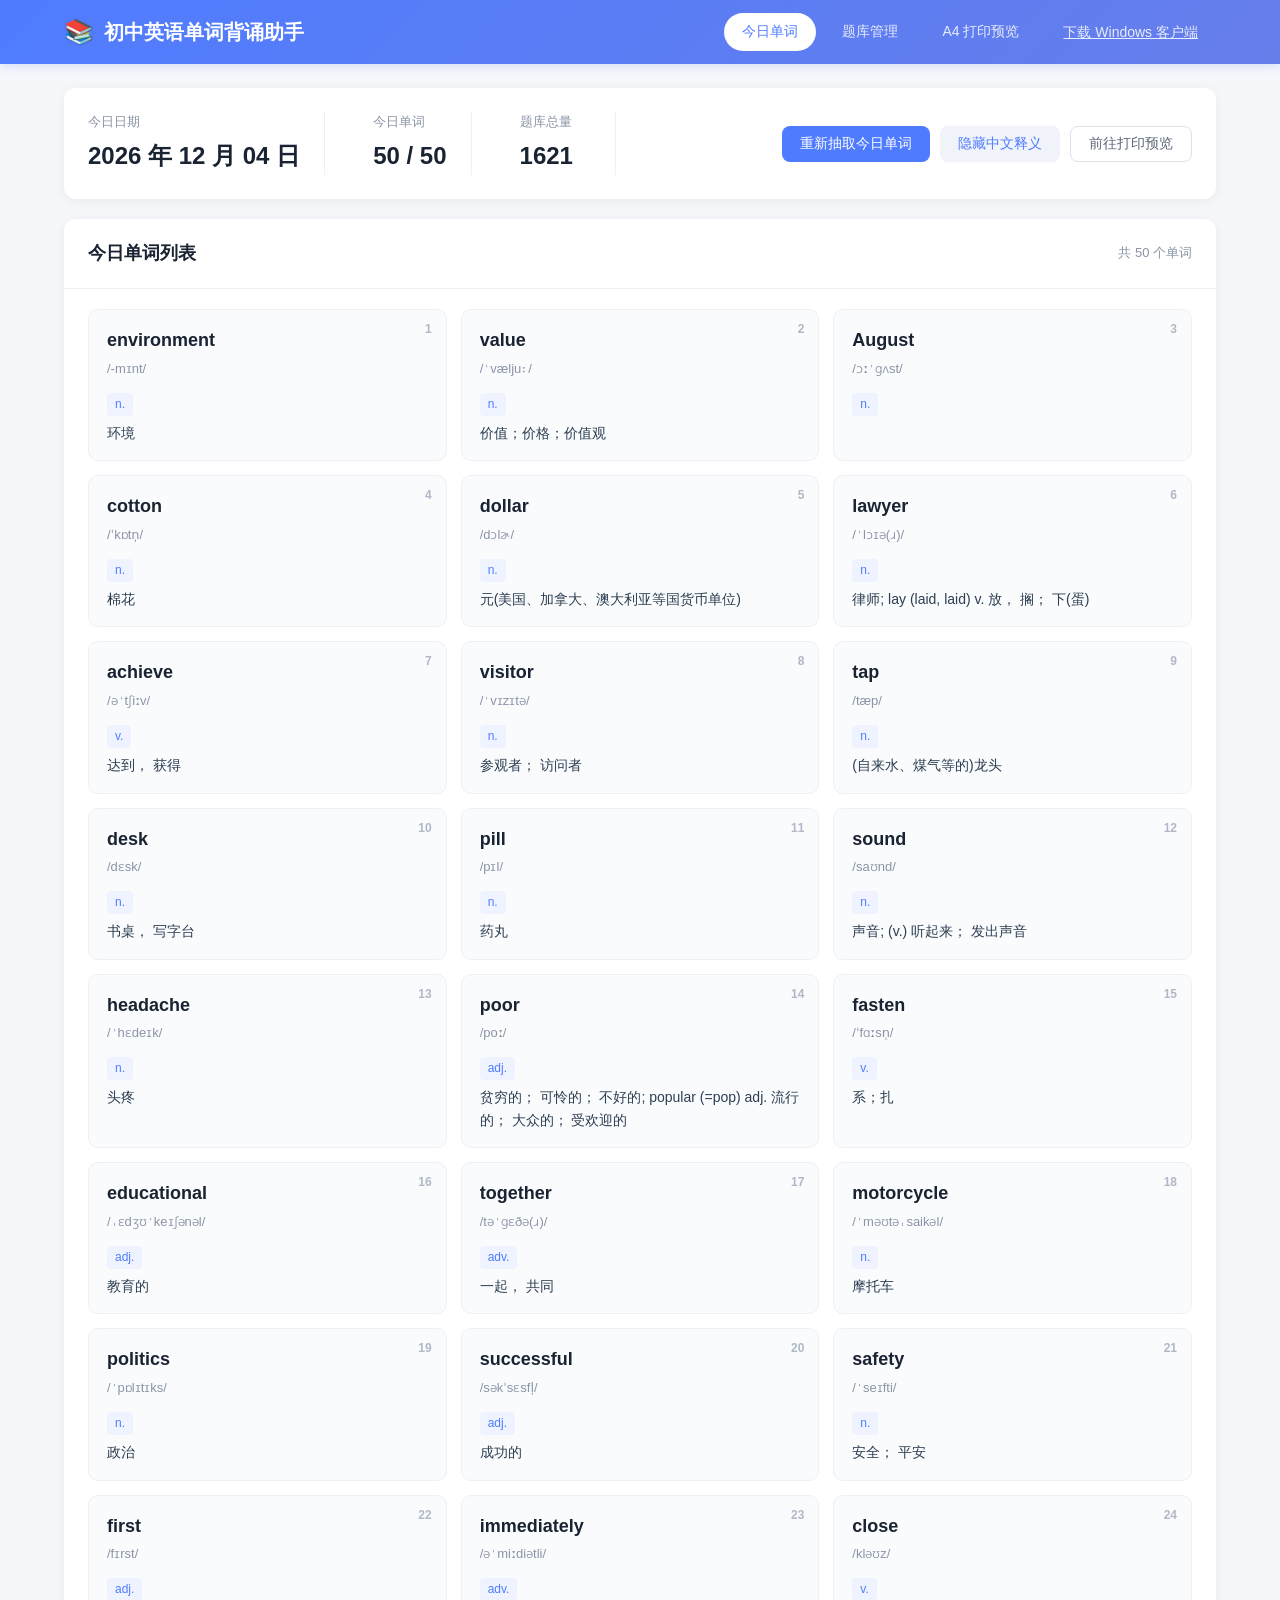
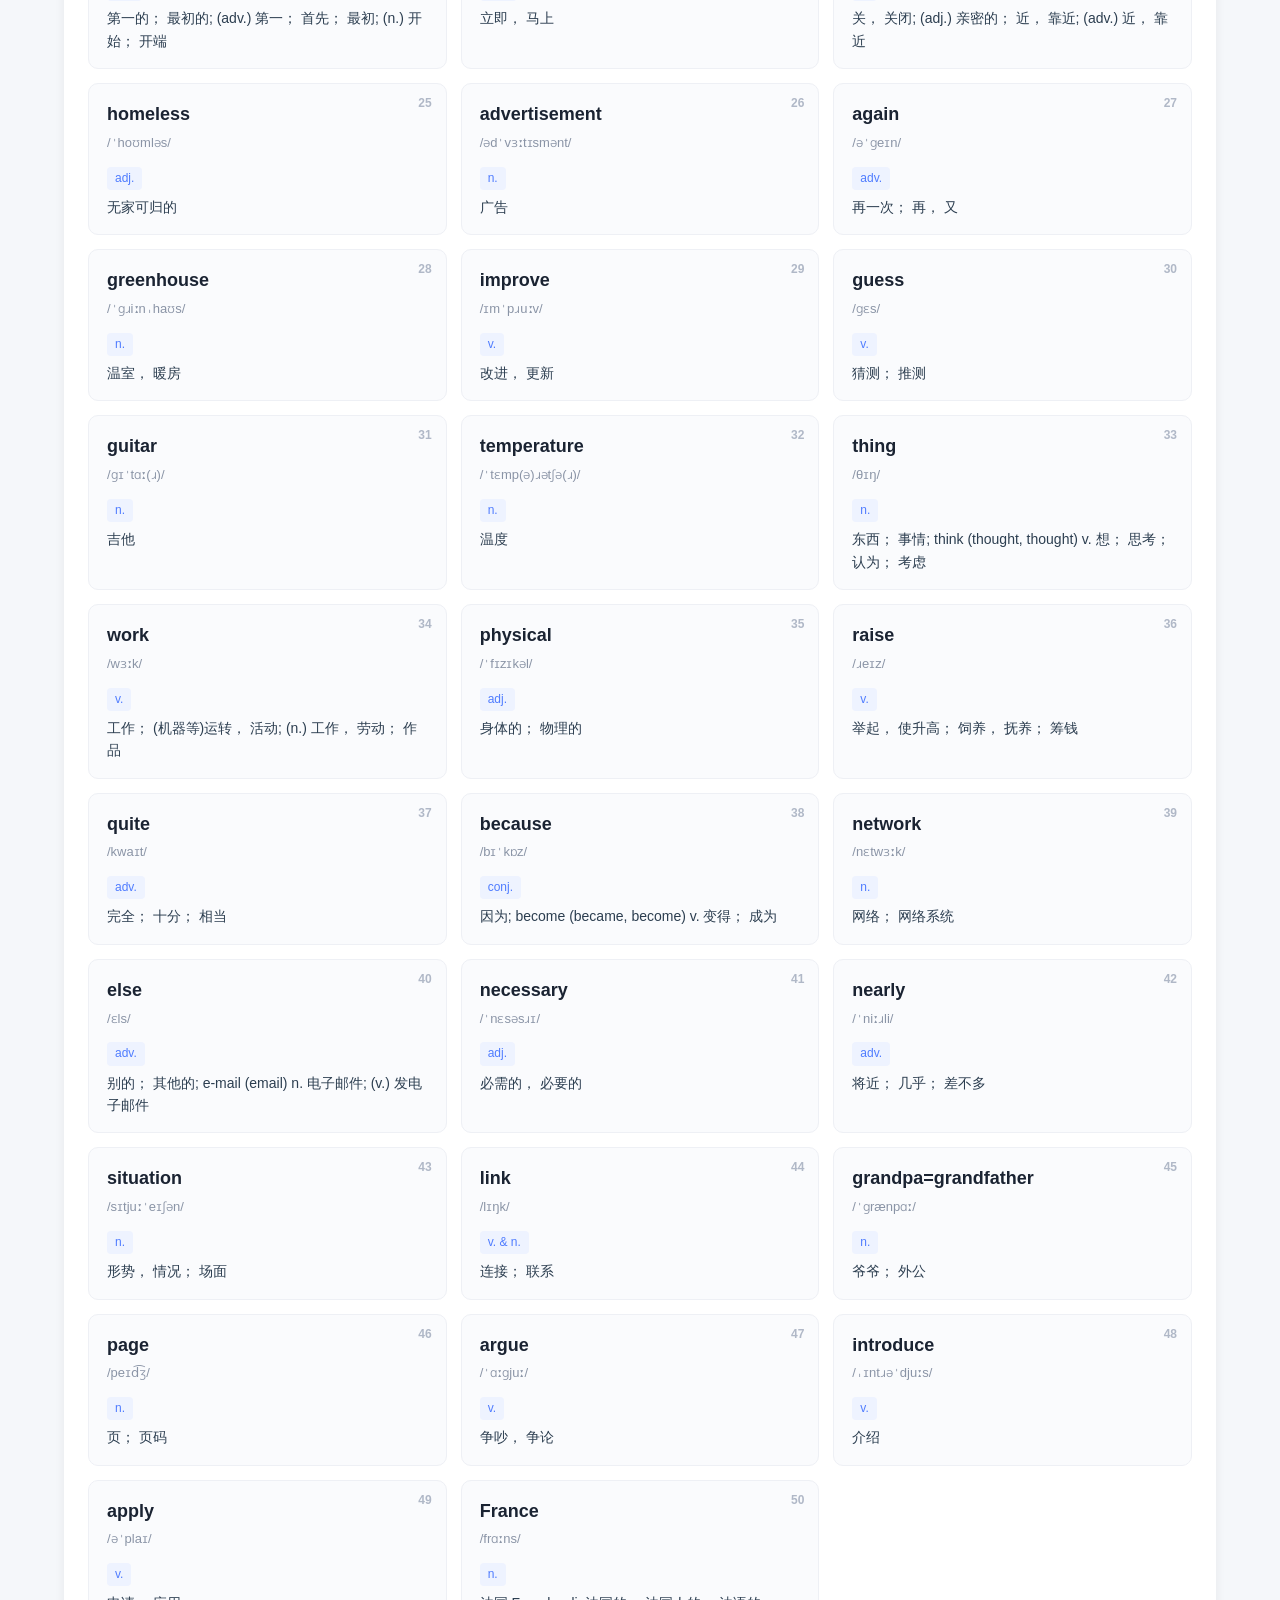
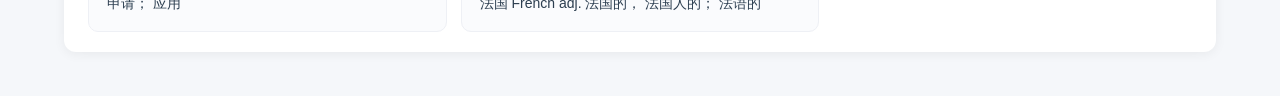
<file: index.html>
<!DOCTYPE html>
<html lang="zh-CN">
<head>
  <meta charset="UTF-8" />
  <meta name="viewport" content="width=device-width, initial-scale=1.0" />
  <meta name="creative-medium" content="interactive-prototype" />
  <title>初中英语单词背诵助手</title>
  <link rel="icon" href="icon.png" type="image/png">
  <link rel="stylesheet" href="css/style.css" />
</head>
<body>
  <!-- 顶部导航 -->
  <header class="app-header no-print">
    <div class="header-inner">
      <h1 class="app-title">
        <span class="title-icon">📚</span>
        初中英语单词背诵助手
      </h1>
      <nav class="app-nav">
        <button class="nav-btn active" data-view="home">今日单词</button>
        <button class="nav-btn" data-view="manage">题库管理</button>
        <button class="nav-btn" data-view="print">A4 打印预览</button>
        <!-- 新增：下载Windows客户端按钮 -->
        <a href="setup.exe" class="nav-btn download-client-btn" download>下载 Windows 客户端</a>
      </nav>
    </div>
  </header>


  <!-- 主页面：今日单词 -->
  <main class="view view-home active" id="view-home">
    <div class="container">
      <section class="card stats-card">
        <div class="stats-item">
          <span class="stats-label">今日日期</span>
          <span class="stats-value" id="todayDate">—</span>
        </div>
        <div class="stats-item">
          <span class="stats-label">今日单词</span>
          <span class="stats-value" id="todayCount">0 / 50</span>
        </div>
        <div class="stats-item">
          <span class="stats-label">题库总量</span>
          <span class="stats-value" id="totalCount">0</span>
        </div>
        <div class="stats-actions">
          <button class="btn btn-primary" id="btnRefreshWords">重新抽取今日单词</button>
          <button class="btn btn-secondary" id="btnToggleMeaning">隐藏中文释义</button>
          <button class="btn btn-outline" id="btnGoPrint">前往打印预览</button>
        </div>
      </section>


      <section class="card">
        <div class="card-header">
          <h2>今日单词列表</h2>
          <span class="card-subtitle" id="wordListSubtitle">共 0 个单词</span>
        </div>
        <div class="word-grid" id="todayWordList">
          <!-- 单词卡片由 JS 渲染 -->
        </div>
      </section>
    </div>
  </main>


  <!-- 题库管理页 -->
  <main class="view view-manage" id="view-manage">
    <div class="container">
      <section class="card manage-toolbar">
        <div class="toolbar-left">
          <h2>题库管理</h2>
          <span class="card-subtitle">共 <span id="manageTotalCount">0</span> 个单词</span>
        </div>
        <div class="toolbar-right">
          <div class="search-box">
            <input type="text" id="searchInput" placeholder="搜索单词、中文释义..." />
          </div>
          <button class="btn btn-primary" id="btnAddWord">+ 添加单词</button>
          <button class="btn btn-secondary" id="btnResetWords">恢复默认题库</button>
        </div>
      </section>


      <section class="card">
        <div class="table-wrap">
          <table class="word-table">
            <thead>
              <tr>
                <th style="width:60px">序号</th>
                <th style="width:180px">单词</th>
                <th style="width:200px">音标</th>
                <th style="width:100px">词性</th>
                <th>中文释义</th>
                <th style="width:160px" class="no-print">操作</th>
              </tr>
            </thead>
            <tbody id="wordTableBody">
              <!-- 由 JS 渲染 -->
            </tbody>
          </table>
        </div>
        <div class="table-empty" id="tableEmpty" style="display:none">
          <p>暂无匹配的单词</p>
        </div>
      </section>
    </div>
  </main>


  <!-- A4 打印预览页 -->
  <main class="view view-print" id="view-print">
    <div class="print-controls no-print">
      <div class="container">
        <div class="print-toolbar">
          <button class="btn btn-primary" id="btnDoPrint">🖨️ 打印 / 另存为 PDF</button>
          <button class="btn btn-secondary" id="btnPrintToggle">显示/隐藏中文释义</button>
          <button class="btn btn-outline" id="btnPrintBack">← 返回首页</button>
        </div>
        <p class="print-tip">点击「打印」后，选择 A4 纸张、纵向、边距默认即可。操作按钮不会被打印。</p>
      </div>
    </div>


    <!-- A4 纸张预览 -->
    <div class="a4-page-wrap">
      <div class="a4-page" id="a4Page">
        <header class="a4-header">
          <div class="a4-title">每日单词默写练习</div>
          <div class="a4-date">日期：<span id="a4Date">—</span></div>
        </header>


        <div class="a4-body">
          <table class="a4-table" id="a4Table">
            <thead>
              <tr>
                <th style="width:6%">No.</th>
                <th style="width:28%">English</th>
                <th style="width:20%">Phonetic</th>
                <th style="width:8%">POS</th>
                <th>中文释义（默写区）</th>
              </tr>
            </thead>
            <tbody id="a4TableBody">
              <!-- 由 JS 渲染 50 行 -->
            </tbody>
          </table>
        </div>


        <footer class="a4-footer">
          <span>初中英语单词背诵助手</span>
          <span>第 1 页 / 共 1 页</span>
        </footer>
      </div>
    </div>
  </main>


  <!-- 添加/编辑单词弹窗 -->
  <div class="modal no-print" id="wordModal">
    <div class="modal-mask"></div>
    <div class="modal-dialog">
      <div class="modal-header">
        <h3 id="modalTitle">添加单词</h3>
        <button class="modal-close" id="modalClose">×</button>
      </div>
      <div class="modal-body">
        <form id="wordForm">
          <input type="hidden" id="wordId" />
          <div class="form-row">
            <label>单词 <span class="required">*</span></label>
            <input type="text" id="formWord" required placeholder="例如：apple" />
          </div>
          <div class="form-row">
            <label>音标</label>
            <input type="text" id="formPhonetic" placeholder="例如：/ˈæpl/" />
          </div>
          <div class="form-row">
            <label>词性</label>
            <input type="text" id="formPos" placeholder="例如：n. / v. / adj." />
          </div>
          <div class="form-row">
            <label>中文释义 <span class="required">*</span></label>
            <input type="text" id="formMeaning" required placeholder="例如：苹果" />
          </div>
        </form>
      </div>
      <div class="modal-footer">
        <button class="btn btn-outline" id="modalCancel">取消</button>
        <button class="btn btn-primary" id="modalSave">保存</button>
      </div>
    </div>
  </div>


  <!-- 确认弹窗 -->
  <div class="modal no-print" id="confirmModal">
    <div class="modal-mask"></div>
    <div class="modal-dialog modal-sm">
      <div class="modal-header">
        <h3 id="confirmTitle">确认操作</h3>
      </div>
      <div class="modal-body">
        <p id="confirmMessage">确定要执行此操作吗？</p>
      </div>
      <div class="modal-footer">
        <button class="btn btn-outline" id="confirmCancel">取消</button>
        <button class="btn btn-danger" id="confirmOk">确定</button>
      </div>
    </div>
  </div>


  <!-- Toast 提示 -->
  <div class="toast no-print" id="toast"></div>


  <script src="js/app.js"></script>
</body>
</html>
</file>
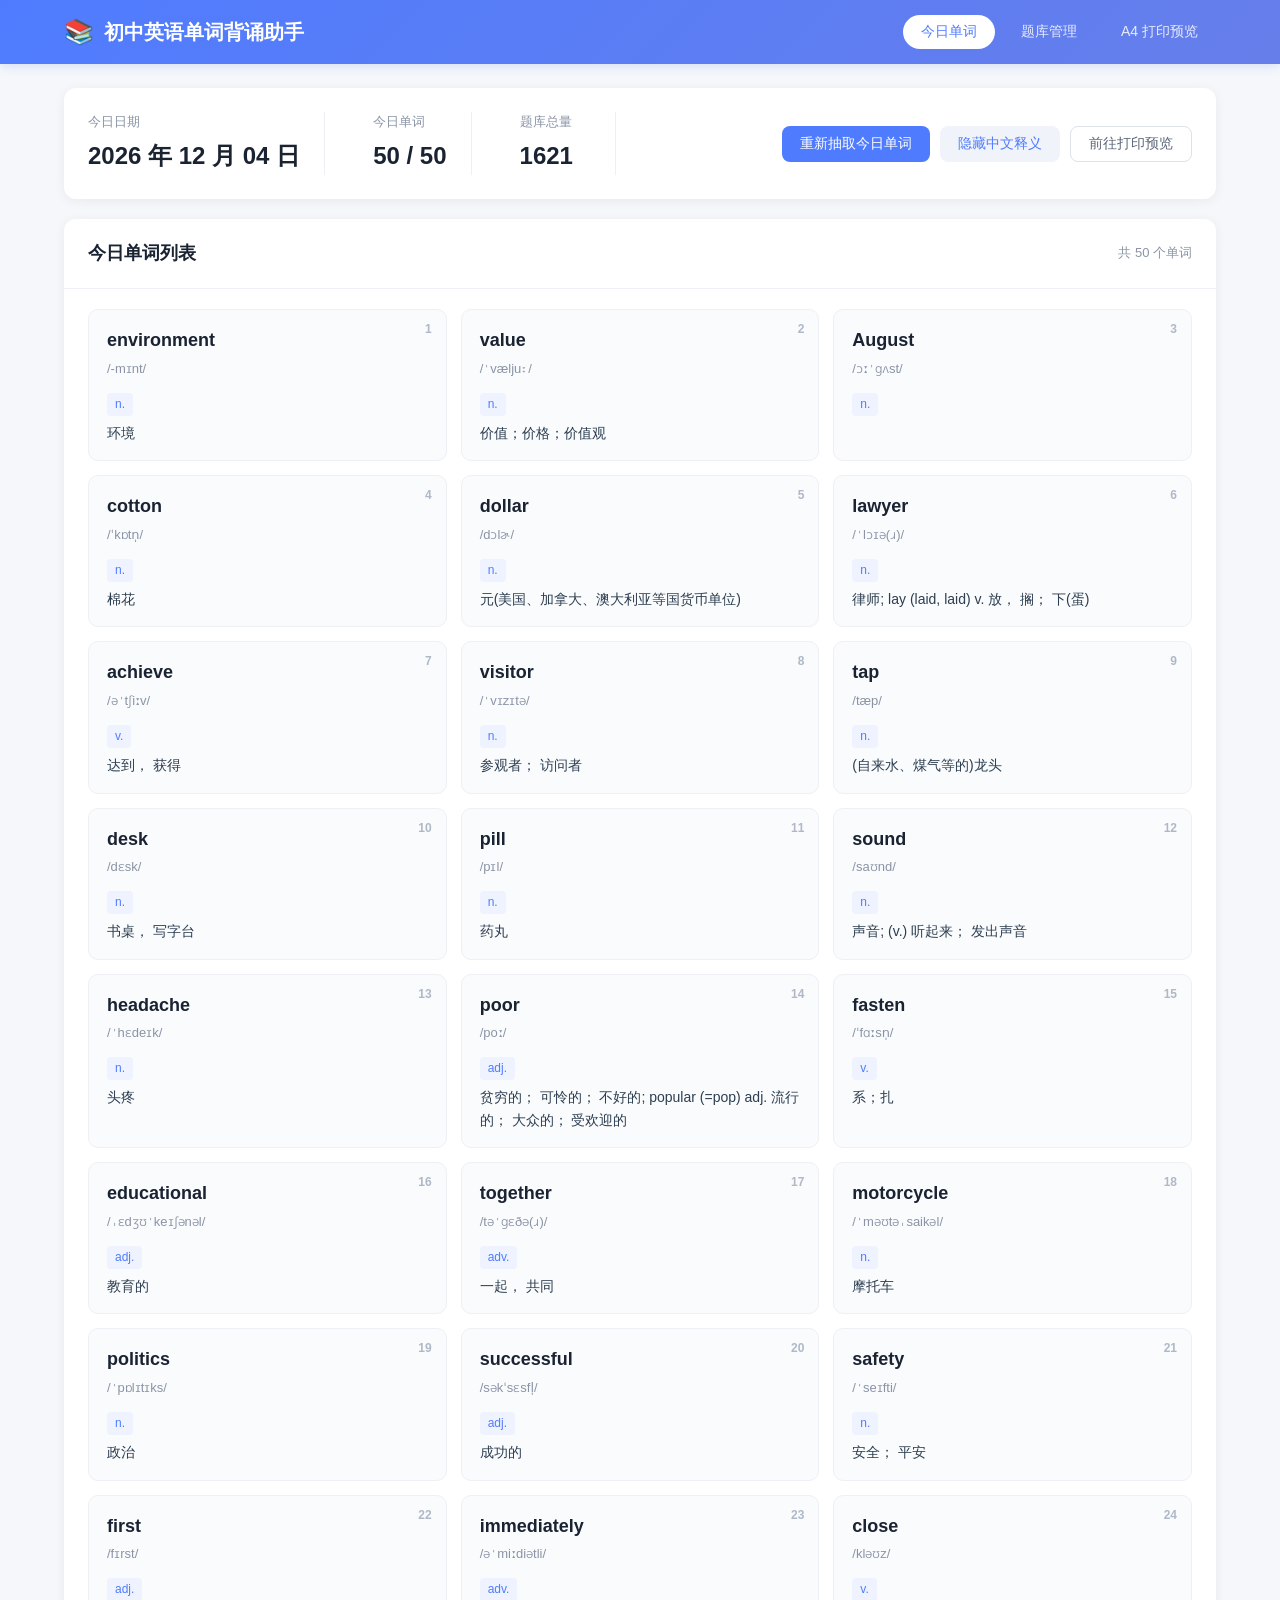
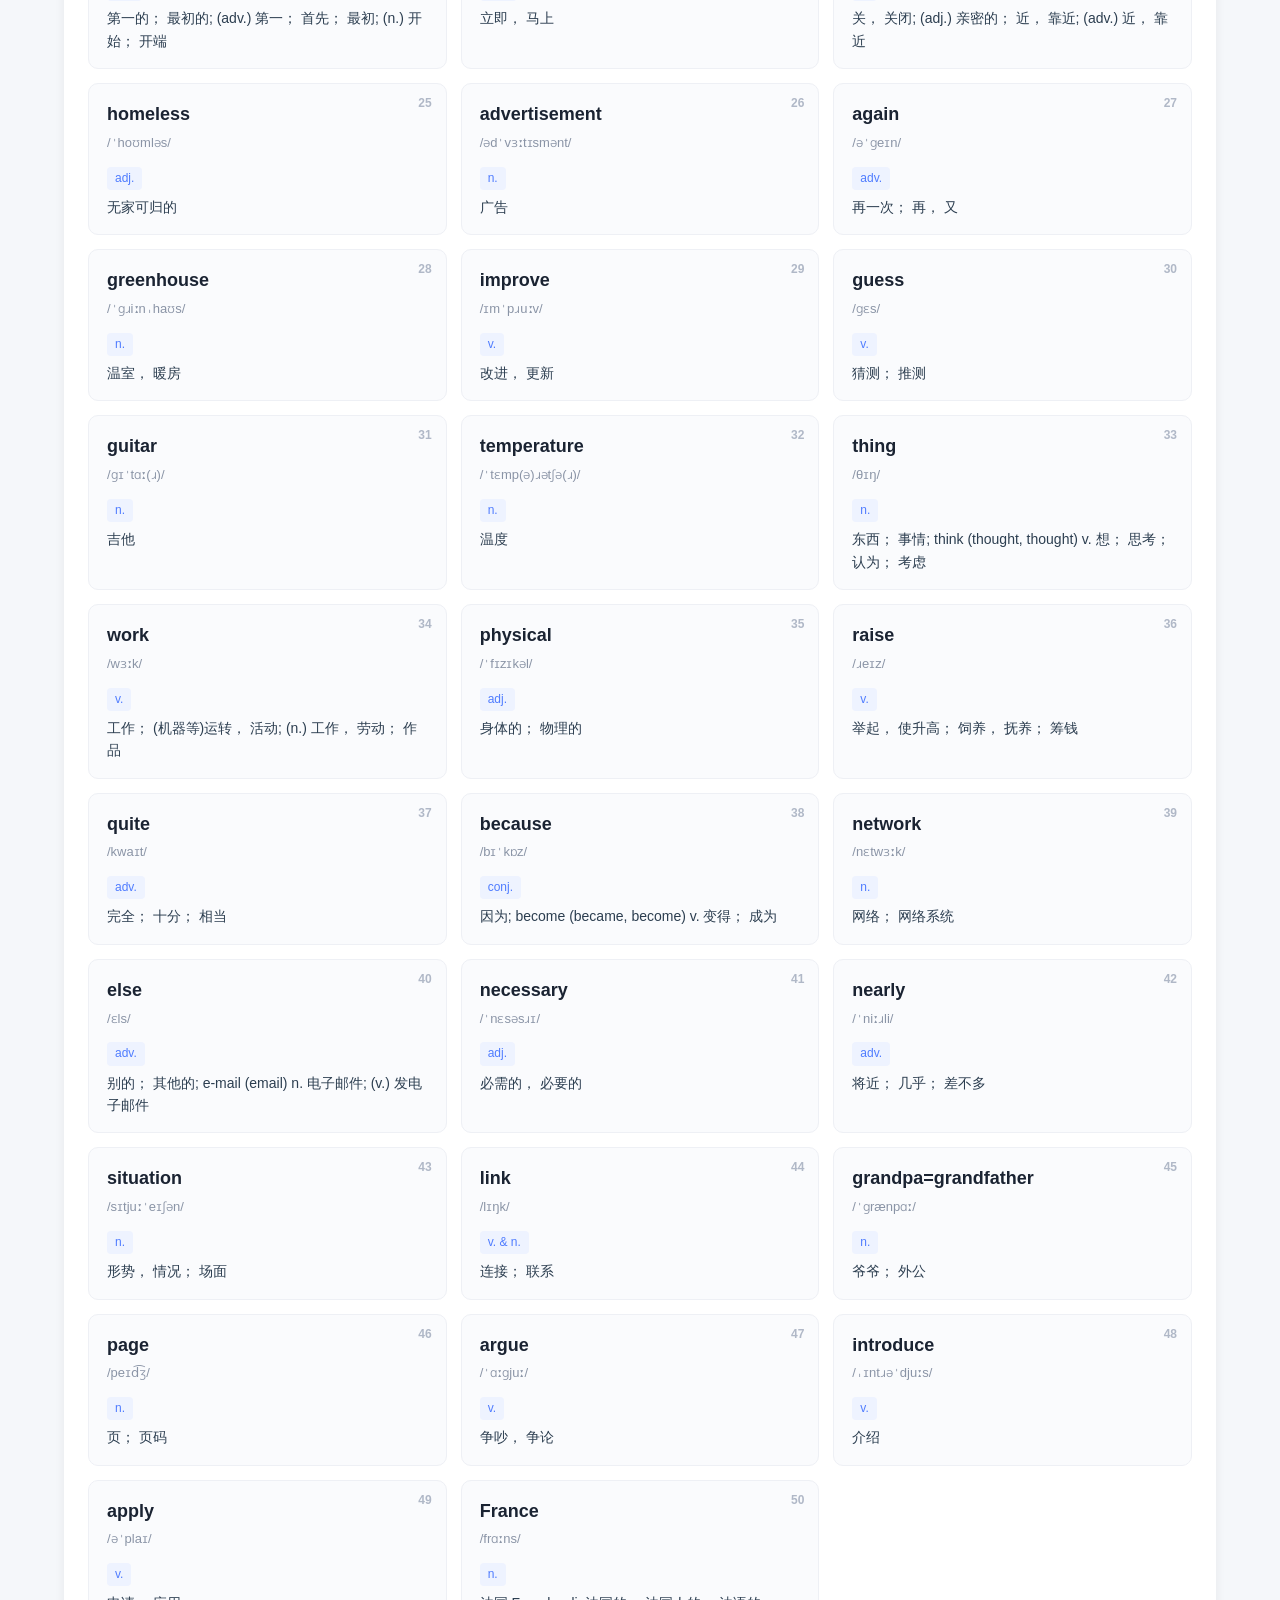
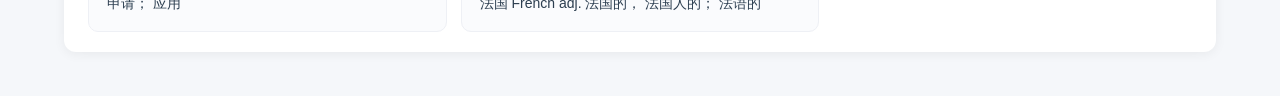
<file: pythonapps/apps/_internal/index.html>
<!DOCTYPE html>
<html lang="zh-CN">
<head>
  <meta charset="UTF-8" />
  <meta name="viewport" content="width=device-width, initial-scale=1.0" />
  <meta name="creative-medium" content="interactive-prototype" />
  <title>初中英语单词背诵助手</title>
  <link rel="stylesheet" href="css/style.css" />
</head>
<body>
  <!-- 顶部导航 -->
  <header class="app-header no-print">
    <div class="header-inner">
      <h1 class="app-title">
        <span class="title-icon">📚</span>
        初中英语单词背诵助手
      </h1>
      <nav class="app-nav">
        <button class="nav-btn active" data-view="home">今日单词</button>
        <button class="nav-btn" data-view="manage">题库管理</button>
        <button class="nav-btn" data-view="print">A4 打印预览</button>
      </nav>
    </div>
  </header>

  <!-- 主页面：今日单词 -->
  <main class="view view-home active" id="view-home">
    <div class="container">
      <section class="card stats-card">
        <div class="stats-item">
          <span class="stats-label">今日日期</span>
          <span class="stats-value" id="todayDate">—</span>
        </div>
        <div class="stats-item">
          <span class="stats-label">今日单词</span>
          <span class="stats-value" id="todayCount">0 / 50</span>
        </div>
        <div class="stats-item">
          <span class="stats-label">题库总量</span>
          <span class="stats-value" id="totalCount">0</span>
        </div>
        <div class="stats-actions">
          <button class="btn btn-primary" id="btnRefreshWords">重新抽取今日单词</button>
          <button class="btn btn-secondary" id="btnToggleMeaning">隐藏中文释义</button>
          <button class="btn btn-outline" id="btnGoPrint">前往打印预览</button>
        </div>
      </section>

      <section class="card">
        <div class="card-header">
          <h2>今日单词列表</h2>
          <span class="card-subtitle" id="wordListSubtitle">共 0 个单词</span>
        </div>
        <div class="word-grid" id="todayWordList">
          <!-- 单词卡片由 JS 渲染 -->
        </div>
      </section>
    </div>
  </main>

  <!-- 题库管理页 -->
  <main class="view view-manage" id="view-manage">
    <div class="container">
      <section class="card manage-toolbar">
        <div class="toolbar-left">
          <h2>题库管理</h2>
          <span class="card-subtitle">共 <span id="manageTotalCount">0</span> 个单词</span>
        </div>
        <div class="toolbar-right">
          <div class="search-box">
            <input type="text" id="searchInput" placeholder="搜索单词、中文释义..." />
          </div>
          <button class="btn btn-primary" id="btnAddWord">+ 添加单词</button>
          <button class="btn btn-secondary" id="btnResetWords">恢复默认题库</button>
        </div>
      </section>

      <section class="card">
        <div class="table-wrap">
          <table class="word-table">
            <thead>
              <tr>
                <th style="width:60px">序号</th>
                <th style="width:180px">单词</th>
                <th style="width:200px">音标</th>
                <th style="width:100px">词性</th>
                <th>中文释义</th>
                <th style="width:160px" class="no-print">操作</th>
              </tr>
            </thead>
            <tbody id="wordTableBody">
              <!-- 由 JS 渲染 -->
            </tbody>
          </table>
        </div>
        <div class="table-empty" id="tableEmpty" style="display:none">
          <p>暂无匹配的单词</p>
        </div>
      </section>
    </div>
  </main>

  <!-- A4 打印预览页 -->
  <main class="view view-print" id="view-print">
    <div class="print-controls no-print">
      <div class="container">
        <div class="print-toolbar">
          <button class="btn btn-primary" id="btnDoPrint">🖨️ 打印 / 另存为 PDF</button>
          <button class="btn btn-secondary" id="btnPrintToggle">显示/隐藏中文释义</button>
          <button class="btn btn-outline" id="btnPrintBack">← 返回首页</button>
        </div>
        <p class="print-tip">点击「打印」后，选择 A4 纸张、纵向、边距默认即可。操作按钮不会被打印。</p>
      </div>
    </div>

    <!-- A4 纸张预览 -->
    <div class="a4-page-wrap">
      <div class="a4-page" id="a4Page">
        <header class="a4-header">
          <div class="a4-title">每日单词默写练习</div>
          <div class="a4-date">日期：<span id="a4Date">—</span></div>
        </header>

        <div class="a4-body">
          <table class="a4-table" id="a4Table">
            <thead>
              <tr>
                <th style="width:6%">No.</th>
                <th style="width:28%">English</th>
                <th style="width:20%">Phonetic</th>
                <th style="width:8%">POS</th>
                <th>中文释义（默写区）</th>
              </tr>
            </thead>
            <tbody id="a4TableBody">
              <!-- 由 JS 渲染 50 行 -->
            </tbody>
          </table>
        </div>

        <footer class="a4-footer">
          <span>初中英语单词背诵助手</span>
          <span>第 1 页 / 共 1 页</span>
        </footer>
      </div>
    </div>
  </main>

  <!-- 添加/编辑单词弹窗 -->
  <div class="modal no-print" id="wordModal">
    <div class="modal-mask"></div>
    <div class="modal-dialog">
      <div class="modal-header">
        <h3 id="modalTitle">添加单词</h3>
        <button class="modal-close" id="modalClose">×</button>
      </div>
      <div class="modal-body">
        <form id="wordForm">
          <input type="hidden" id="wordId" />
          <div class="form-row">
            <label>单词 <span class="required">*</span></label>
            <input type="text" id="formWord" required placeholder="例如：apple" />
          </div>
          <div class="form-row">
            <label>音标</label>
            <input type="text" id="formPhonetic" placeholder="例如：/ˈæpl/" />
          </div>
          <div class="form-row">
            <label>词性</label>
            <input type="text" id="formPos" placeholder="例如：n. / v. / adj." />
          </div>
          <div class="form-row">
            <label>中文释义 <span class="required">*</span></label>
            <input type="text" id="formMeaning" required placeholder="例如：苹果" />
          </div>
        </form>
      </div>
      <div class="modal-footer">
        <button class="btn btn-outline" id="modalCancel">取消</button>
        <button class="btn btn-primary" id="modalSave">保存</button>
      </div>
    </div>
  </div>

  <!-- 确认弹窗 -->
  <div class="modal no-print" id="confirmModal">
    <div class="modal-mask"></div>
    <div class="modal-dialog modal-sm">
      <div class="modal-header">
        <h3 id="confirmTitle">确认操作</h3>
      </div>
      <div class="modal-body">
        <p id="confirmMessage">确定要执行此操作吗？</p>
      </div>
      <div class="modal-footer">
        <button class="btn btn-outline" id="confirmCancel">取消</button>
        <button class="btn btn-danger" id="confirmOk">确定</button>
      </div>
    </div>
  </div>

  <!-- Toast 提示 -->
  <div class="toast no-print" id="toast"></div>

  <script src="js/app.js"></script>
</body>
</html>
</file>
<file: css/style.css>
/* ========================================
   初中英语单词背诵助手 - 样式表
   ======================================== */

/* --- 基础重置 --- */
*,
*::before,
*::after {
  box-sizing: border-box;
  margin: 0;
  padding: 0;
}

html {
  font-size: 16px;
  scroll-behavior: smooth;
}

body {
  font-family: -apple-system, BlinkMacSystemFont, "Segoe UI", "PingFang SC",
    "Hiragino Sans GB", "Microsoft YaHei", sans-serif;
  color: #2c3e50;
  background: #f5f7fa;
  line-height: 1.6;
  min-height: 100vh;
}

button {
  font-family: inherit;
  cursor: pointer;
  border: none;
  background: none;
  font-size: 14px;
}

input {
  font-family: inherit;
  font-size: 14px;
}

table {
  border-collapse: collapse;
  width: 100%;
}

h1, h2, h3 {
  font-weight: 600;
  color: #1a2332;
}

/* --- 顶部导航 --- */
.app-header {
  background: linear-gradient(135deg, #4f7cff 0%, #667eea 100%);
  color: #fff;
  box-shadow: 0 2px 10px rgba(79, 124, 255, 0.2);
  position: sticky;
  top: 0;
  z-index: 100;
}

.header-inner {
  max-width: 1200px;
  margin: 0 auto;
  padding: 0 24px;
  display: flex;
  align-items: center;
  justify-content: space-between;
  height: 64px;
}

.app-title {
  font-size: 20px;
  font-weight: 700;
  display: flex;
  align-items: center;
  gap: 10px;
  color: #fff;
}

.title-icon {
  font-size: 24px;
}

.app-nav {
  display: flex;
  gap: 8px;
}

.nav-btn {
  color: rgba(255, 255, 255, 0.85);
  padding: 8px 18px;
  border-radius: 20px;
  transition: all 0.2s;
  font-size: 14px;
  font-weight: 500;
}

.nav-btn:hover {
  background: rgba(255, 255, 255, 0.15);
  color: #fff;
}

.nav-btn.active {
  background: #fff;
  color: #4f7cff;
}

/* --- 视图容器 --- */
.view {
  display: none;
  min-height: calc(100vh - 64px);
}

.view.active {
  display: block;
}

.container {
  max-width: 1200px;
  margin: 0 auto;
  padding: 24px;
}

/* --- 卡片 --- */
.card {
  background: #fff;
  border-radius: 12px;
  box-shadow: 0 2px 12px rgba(0, 0, 0, 0.06);
  margin-bottom: 20px;
  overflow: hidden;
}

.card-header {
  padding: 20px 24px;
  border-bottom: 1px solid #eef0f5;
  display: flex;
  align-items: center;
  justify-content: space-between;
}

.card-header h2 {
  font-size: 18px;
}

.card-subtitle {
  color: #8a94a6;
  font-size: 13px;
}

/* --- 统计卡片 --- */
.stats-card {
  padding: 24px;
  display: flex;
  align-items: center;
  flex-wrap: wrap;
  gap: 24px;
}

.stats-item {
  display: flex;
  flex-direction: column;
  gap: 4px;
  padding: 0 24px;
  border-right: 1px solid #eef0f5;
  min-width: 120px;
}

.stats-item:first-child {
  padding-left: 0;
}

.stats-label {
  font-size: 13px;
  color: #8a94a6;
}

.stats-value {
  font-size: 24px;
  font-weight: 700;
  color: #1a2332;
}

.stats-actions {
  margin-left: auto;
  display: flex;
  gap: 10px;
  flex-wrap: wrap;
}

/* --- 按钮 --- */
.btn {
  padding: 8px 18px;
  border-radius: 8px;
  font-size: 14px;
  font-weight: 500;
  transition: all 0.2s;
  display: inline-flex;
  align-items: center;
  gap: 6px;
  white-space: nowrap;
}

.btn-primary {
  background: #4f7cff;
  color: #fff;
}

.btn-primary:hover {
  background: #3d68e8;
  transform: translateY(-1px);
  box-shadow: 0 4px 10px rgba(79, 124, 255, 0.3);
}

.btn-secondary {
  background: #f0f3f9;
  color: #4f7cff;
}

.btn-secondary:hover {
  background: #e4e9f5;
}

.btn-outline {
  border: 1px solid #dce1ea;
  color: #5b6778;
  background: #fff;
}

.btn-outline:hover {
  border-color: #4f7cff;
  color: #4f7cff;
  background: #f5f8ff;
}

.btn-danger {
  background: #ff5252;
  color: #fff;
}

.btn-danger:hover {
  background: #e04545;
}

.btn-sm {
  padding: 4px 12px;
  font-size: 12px;
  border-radius: 6px;
}

/* --- 单词卡片网格 --- */
.word-grid {
  padding: 20px 24px;
  display: grid;
  grid-template-columns: repeat(auto-fill, minmax(280px, 1fr));
  gap: 14px;
}

.word-card {
  background: #fafbfd;
  border: 1px solid #eef0f5;
  border-radius: 10px;
  padding: 16px 18px;
  transition: all 0.2s;
  position: relative;
}

.word-card:hover {
  border-color: #4f7cff;
  box-shadow: 0 4px 12px rgba(79, 124, 255, 0.12);
  transform: translateY(-2px);
}

.word-card-index {
  position: absolute;
  top: 10px;
  right: 14px;
  font-size: 12px;
  color: #b0b8c7;
  font-weight: 600;
}

.word-card-word {
  font-size: 18px;
  font-weight: 700;
  color: #1a2332;
  margin-bottom: 4px;
}

.word-card-phonetic {
  font-size: 13px;
  color: #8a94a6;
  margin-bottom: 10px;
  font-family: "Lucida Sans Unicode", "Arial Unicode MS", sans-serif;
}

.word-card-pos {
  display: inline-block;
  background: #eef3ff;
  color: #4f7cff;
  font-size: 12px;
  padding: 2px 8px;
  border-radius: 4px;
  margin-right: 8px;
}

.word-card-meaning {
  font-size: 14px;
  color: #2c3e50;
  margin-top: 6px;
  transition: all 0.2s;
  min-height: 20px;
}

.word-card-meaning.hidden {
  color: transparent;
  background: #e4e9f5;
  border-radius: 4px;
  user-select: none;
}

.word-card-meaning.hidden::selection {
  background: transparent;
}

/* --- 题库管理 --- */
.manage-toolbar {
  padding: 20px 24px;
  display: flex;
  align-items: center;
  justify-content: space-between;
  flex-wrap: wrap;
  gap: 16px;
  margin-bottom: 20px;
}

.toolbar-left {
  display: flex;
  align-items: center;
  gap: 16px;
}

.toolbar-left h2 {
  font-size: 18px;
}

.toolbar-right {
  display: flex;
  align-items: center;
  gap: 10px;
  flex-wrap: wrap;
}

.search-box input {
  width: 240px;
  padding: 8px 14px;
  border: 1px solid #dce1ea;
  border-radius: 8px;
  outline: none;
  transition: all 0.2s;
}

.search-box input:focus {
  border-color: #4f7cff;
  box-shadow: 0 0 0 3px rgba(79, 124, 255, 0.1);
}

/* --- 表格 --- */
.table-wrap {
  overflow-x: auto;
}

.word-table {
  width: 100%;
}

.word-table th,
.word-table td {
  padding: 12px 16px;
  text-align: left;
  border-bottom: 1px solid #eef0f5;
  font-size: 14px;
}

.word-table th {
  background: #f7f9fc;
  color: #5b6778;
  font-weight: 600;
  font-size: 13px;
  white-space: nowrap;
}

.word-table tbody tr:hover {
  background: #f5f8ff;
}

.word-table td.word-en {
  font-weight: 600;
  color: #1a2332;
}

.word-table td.phonetic {
  color: #8a94a6;
  font-family: "Lucida Sans Unicode", sans-serif;
  font-size: 13px;
}

.word-table td.pos {
  color: #4f7cff;
  font-size: 12px;
}

.table-actions {
  display: flex;
  gap: 8px;
}

.table-empty {
  padding: 60px 20px;
  text-align: center;
  color: #8a94a6;
}

/* --- 弹窗 --- */
.modal {
  display: none;
  position: fixed;
  top: 0;
  left: 0;
  width: 100%;
  height: 100%;
  z-index: 1000;
  align-items: center;
  justify-content: center;
}

.modal.active {
  display: flex;
}

.modal-mask {
  position: absolute;
  top: 0;
  left: 0;
  width: 100%;
  height: 100%;
  background: rgba(0, 0, 0, 0.5);
  backdrop-filter: blur(2px);
}

.modal-dialog {
  position: relative;
  background: #fff;
  border-radius: 12px;
  width: 480px;
  max-width: calc(100% - 40px);
  box-shadow: 0 20px 60px rgba(0, 0, 0, 0.2);
  animation: modalIn 0.25s ease-out;
}

.modal-sm {
  width: 380px;
}

@keyframes modalIn {
  from {
    opacity: 0;
    transform: translateY(-20px) scale(0.97);
  }
  to {
    opacity: 1;
    transform: translateY(0) scale(1);
  }
}

.modal-header {
  padding: 20px 24px;
  border-bottom: 1px solid #eef0f5;
  display: flex;
  align-items: center;
  justify-content: space-between;
}

.modal-header h3 {
  font-size: 16px;
}

.modal-close {
  font-size: 24px;
  color: #8a94a6;
  line-height: 1;
  width: 28px;
  height: 28px;
  border-radius: 6px;
  transition: all 0.2s;
}

.modal-close:hover {
  background: #f0f3f9;
  color: #1a2332;
}

.modal-body {
  padding: 20px 24px;
}

.modal-footer {
  padding: 16px 24px;
  border-top: 1px solid #eef0f5;
  display: flex;
  justify-content: flex-end;
  gap: 10px;
}

/* --- 表单 --- */
.form-row {
  margin-bottom: 16px;
}

.form-row:last-child {
  margin-bottom: 0;
}

.form-row label {
  display: block;
  font-size: 13px;
  color: #5b6778;
  margin-bottom: 6px;
  font-weight: 500;
}

.form-row input {
  width: 100%;
  padding: 9px 12px;
  border: 1px solid #dce1ea;
  border-radius: 8px;
  outline: none;
  transition: all 0.2s;
}

.form-row input:focus {
  border-color: #4f7cff;
  box-shadow: 0 0 0 3px rgba(79, 124, 255, 0.1);
}

.required {
  color: #ff5252;
  margin-left: 2px;
}

/* --- Toast 提示 --- */
.toast {
  position: fixed;
  top: 24px;
  left: 50%;
  transform: translateX(-50%) translateY(-100px);
  background: rgba(44, 62, 80, 0.95);
  color: #fff;
  padding: 10px 24px;
  border-radius: 8px;
  font-size: 14px;
  z-index: 2000;
  opacity: 0;
  transition: all 0.3s;
  pointer-events: none;
  box-shadow: 0 4px 20px rgba(0, 0, 0, 0.2);
}

.toast.show {
  opacity: 1;
  transform: translateX(-50%) translateY(0);
}

.toast.success {
  background: rgba(76, 175, 80, 0.95);
}

.toast.error {
  background: rgba(255, 82, 82, 0.95);
}

/* --- 打印预览页 --- */
.print-controls {
  background: #fff;
  border-bottom: 1px solid #eef0f5;
  padding: 16px 0;
}

.print-toolbar {
  display: flex;
  align-items: center;
  gap: 12px;
  flex-wrap: wrap;
}

.print-tip {
  margin-top: 10px;
  font-size: 13px;
  color: #8a94a6;
}

.a4-page-wrap {
  padding: 30px 20px 60px;
  display: flex;
  justify-content: center;
  background: #e4e9f0;
}

.a4-page {
  width: 210mm;
  min-height: 297mm;
  background: #fff;
  box-shadow: 0 4px 20px rgba(0, 0, 0, 0.12);
  padding: 18mm 16mm;
  display: flex;
  flex-direction: column;
}

.a4-header {
  display: flex;
  align-items: baseline;
  justify-content: space-between;
  border-bottom: 2px solid #2c3e50;
  padding-bottom: 10px;
  margin-bottom: 12px;
}

.a4-title {
  font-size: 22px;
  font-weight: 700;
  color: #1a2332;
  letter-spacing: 2px;
}

.a4-date {
  font-size: 14px;
  color: #5b6778;
}

.a4-body {
  flex: 1;
}

.a4-table {
  width: 100%;
  table-layout: fixed;
}

.a4-table th,
.a4-table td {
  border: 1px solid #c8ced9;
  padding: 6px 8px;
  font-size: 12px;
  line-height: 1.4;
  text-align: left;
  vertical-align: middle;
}

.a4-table th {
  background: #f0f3f9;
  font-weight: 600;
  color: #2c3e50;
  text-align: center;
  font-size: 12px;
}

.a4-table td {
  height: 26px;
}

.a4-table .num-col {
  text-align: center;
  color: #8a94a6;
  font-size: 11px;
  width: 6%;
}

.a4-table .word-col {
  font-weight: 600;
  color: #1a2332;
}

.a4-table .phonetic-col {
  color: #5b6778;
  font-family: "Lucida Sans Unicode", sans-serif;
  font-size: 11px;
}

.a4-table .pos-col {
  text-align: center;
  color: #4f7cff;
  font-size: 11px;
}

.a4-table .meaning-col {
  color: #2c3e50;
  font-size: 12px;
}

.a4-table .meaning-col.hidden {
  color: transparent;
}

.a4-footer {
  margin-top: 10px;
  padding-top: 8px;
  border-top: 1px solid #c8ced9;
  display: flex;
  justify-content: space-between;
  font-size: 11px;
  color: #8a94a6;
}

/* --- 响应式 --- */
@media (max-width: 768px) {
  .header-inner {
    padding: 0 16px;
    height: auto;
    flex-direction: column;
    gap: 10px;
    padding-top: 12px;
    padding-bottom: 12px;
  }

  .app-title {
    font-size: 18px;
  }

  .app-nav {
    width: 100%;
    justify-content: center;
  }

  .nav-btn {
    padding: 6px 14px;
    font-size: 13px;
  }

  .container {
    padding: 16px;
  }

  .stats-card {
    flex-direction: column;
    align-items: flex-start;
    padding: 20px;
  }

  .stats-item {
    padding: 0;
    border-right: none;
    border-bottom: 1px solid #eef0f5;
    padding-bottom: 12px;
    width: 100%;
  }

  .stats-item:last-child {
    border-bottom: none;
    padding-bottom: 0;
  }

  .stats-actions {
    margin-left: 0;
    width: 100%;
  }

  .manage-toolbar {
    flex-direction: column;
    align-items: flex-start;
  }

  .toolbar-right {
    width: 100%;
  }

  .search-box input {
    width: 100%;
  }

  .search-box {
    flex: 1;
  }

  .a4-page {
    width: 100%;
    padding: 10mm 8mm;
    min-height: auto;
  }
}

/* ========================================
   打印样式
   ======================================== */
@media print {
  @page {
    size: A4 portrait;
    margin: 0;
  }

  html, body {
    background: #fff !important;
    margin: 0 !important;
    padding: 0 !important;
  }

  /* 隐藏所有不需要打印的元素 */
  .no-print,
  .app-header,
  .view-home,
  .view-manage,
  .print-controls {
    display: none !important;
  }

  /* 只显示打印视图 */
  .view-print {
    display: block !important;
  }

  .a4-page-wrap {
    padding: 0 !important;
    background: #fff !important;
    display: block;
  }

  .a4-page {
    box-shadow: none !important;
    width: 100% !important;
    min-height: auto !important;
    padding: 15mm 14mm !important;
    margin: 0 !important;
    page-break-after: always;
  }

  .a4-table th,
  .a4-table td {
    border-color: #999 !important;
    -webkit-print-color-adjust: exact;
    print-color-adjust: exact;
  }

  .a4-table th {
    background: #f0f0f0 !important;
    -webkit-print-color-adjust: exact;
    print-color-adjust: exact;
  }

  /* 确保释义隐藏模式下打印也不显示 */
  .a4-table .meaning-col.hidden {
    color: transparent !important;
    border-color: #999 !important;
  }
}
</file>
<file: pythonapps/apps/_internal/css/style.css>
/* ========================================
   初中英语单词背诵助手 - 样式表
   ======================================== */

/* --- 基础重置 --- */
*,
*::before,
*::after {
  box-sizing: border-box;
  margin: 0;
  padding: 0;
}

html {
  font-size: 16px;
  scroll-behavior: smooth;
}

body {
  font-family: -apple-system, BlinkMacSystemFont, "Segoe UI", "PingFang SC",
    "Hiragino Sans GB", "Microsoft YaHei", sans-serif;
  color: #2c3e50;
  background: #f5f7fa;
  line-height: 1.6;
  min-height: 100vh;
}

button {
  font-family: inherit;
  cursor: pointer;
  border: none;
  background: none;
  font-size: 14px;
}

input {
  font-family: inherit;
  font-size: 14px;
}

table {
  border-collapse: collapse;
  width: 100%;
}

h1, h2, h3 {
  font-weight: 600;
  color: #1a2332;
}

/* --- 顶部导航 --- */
.app-header {
  background: linear-gradient(135deg, #4f7cff 0%, #667eea 100%);
  color: #fff;
  box-shadow: 0 2px 10px rgba(79, 124, 255, 0.2);
  position: sticky;
  top: 0;
  z-index: 100;
}

.header-inner {
  max-width: 1200px;
  margin: 0 auto;
  padding: 0 24px;
  display: flex;
  align-items: center;
  justify-content: space-between;
  height: 64px;
}

.app-title {
  font-size: 20px;
  font-weight: 700;
  display: flex;
  align-items: center;
  gap: 10px;
  color: #fff;
}

.title-icon {
  font-size: 24px;
}

.app-nav {
  display: flex;
  gap: 8px;
}

.nav-btn {
  color: rgba(255, 255, 255, 0.85);
  padding: 8px 18px;
  border-radius: 20px;
  transition: all 0.2s;
  font-size: 14px;
  font-weight: 500;
}

.nav-btn:hover {
  background: rgba(255, 255, 255, 0.15);
  color: #fff;
}

.nav-btn.active {
  background: #fff;
  color: #4f7cff;
}

/* --- 视图容器 --- */
.view {
  display: none;
  min-height: calc(100vh - 64px);
}

.view.active {
  display: block;
}

.container {
  max-width: 1200px;
  margin: 0 auto;
  padding: 24px;
}

/* --- 卡片 --- */
.card {
  background: #fff;
  border-radius: 12px;
  box-shadow: 0 2px 12px rgba(0, 0, 0, 0.06);
  margin-bottom: 20px;
  overflow: hidden;
}

.card-header {
  padding: 20px 24px;
  border-bottom: 1px solid #eef0f5;
  display: flex;
  align-items: center;
  justify-content: space-between;
}

.card-header h2 {
  font-size: 18px;
}

.card-subtitle {
  color: #8a94a6;
  font-size: 13px;
}

/* --- 统计卡片 --- */
.stats-card {
  padding: 24px;
  display: flex;
  align-items: center;
  flex-wrap: wrap;
  gap: 24px;
}

.stats-item {
  display: flex;
  flex-direction: column;
  gap: 4px;
  padding: 0 24px;
  border-right: 1px solid #eef0f5;
  min-width: 120px;
}

.stats-item:first-child {
  padding-left: 0;
}

.stats-label {
  font-size: 13px;
  color: #8a94a6;
}

.stats-value {
  font-size: 24px;
  font-weight: 700;
  color: #1a2332;
}

.stats-actions {
  margin-left: auto;
  display: flex;
  gap: 10px;
  flex-wrap: wrap;
}

/* --- 按钮 --- */
.btn {
  padding: 8px 18px;
  border-radius: 8px;
  font-size: 14px;
  font-weight: 500;
  transition: all 0.2s;
  display: inline-flex;
  align-items: center;
  gap: 6px;
  white-space: nowrap;
}

.btn-primary {
  background: #4f7cff;
  color: #fff;
}

.btn-primary:hover {
  background: #3d68e8;
  transform: translateY(-1px);
  box-shadow: 0 4px 10px rgba(79, 124, 255, 0.3);
}

.btn-secondary {
  background: #f0f3f9;
  color: #4f7cff;
}

.btn-secondary:hover {
  background: #e4e9f5;
}

.btn-outline {
  border: 1px solid #dce1ea;
  color: #5b6778;
  background: #fff;
}

.btn-outline:hover {
  border-color: #4f7cff;
  color: #4f7cff;
  background: #f5f8ff;
}

.btn-danger {
  background: #ff5252;
  color: #fff;
}

.btn-danger:hover {
  background: #e04545;
}

.btn-sm {
  padding: 4px 12px;
  font-size: 12px;
  border-radius: 6px;
}

/* --- 单词卡片网格 --- */
.word-grid {
  padding: 20px 24px;
  display: grid;
  grid-template-columns: repeat(auto-fill, minmax(280px, 1fr));
  gap: 14px;
}

.word-card {
  background: #fafbfd;
  border: 1px solid #eef0f5;
  border-radius: 10px;
  padding: 16px 18px;
  transition: all 0.2s;
  position: relative;
}

.word-card:hover {
  border-color: #4f7cff;
  box-shadow: 0 4px 12px rgba(79, 124, 255, 0.12);
  transform: translateY(-2px);
}

.word-card-index {
  position: absolute;
  top: 10px;
  right: 14px;
  font-size: 12px;
  color: #b0b8c7;
  font-weight: 600;
}

.word-card-word {
  font-size: 18px;
  font-weight: 700;
  color: #1a2332;
  margin-bottom: 4px;
}

.word-card-phonetic {
  font-size: 13px;
  color: #8a94a6;
  margin-bottom: 10px;
  font-family: "Lucida Sans Unicode", "Arial Unicode MS", sans-serif;
}

.word-card-pos {
  display: inline-block;
  background: #eef3ff;
  color: #4f7cff;
  font-size: 12px;
  padding: 2px 8px;
  border-radius: 4px;
  margin-right: 8px;
}

.word-card-meaning {
  font-size: 14px;
  color: #2c3e50;
  margin-top: 6px;
  transition: all 0.2s;
  min-height: 20px;
}

.word-card-meaning.hidden {
  color: transparent;
  background: #e4e9f5;
  border-radius: 4px;
  user-select: none;
}

.word-card-meaning.hidden::selection {
  background: transparent;
}

/* --- 题库管理 --- */
.manage-toolbar {
  padding: 20px 24px;
  display: flex;
  align-items: center;
  justify-content: space-between;
  flex-wrap: wrap;
  gap: 16px;
  margin-bottom: 20px;
}

.toolbar-left {
  display: flex;
  align-items: center;
  gap: 16px;
}

.toolbar-left h2 {
  font-size: 18px;
}

.toolbar-right {
  display: flex;
  align-items: center;
  gap: 10px;
  flex-wrap: wrap;
}

.search-box input {
  width: 240px;
  padding: 8px 14px;
  border: 1px solid #dce1ea;
  border-radius: 8px;
  outline: none;
  transition: all 0.2s;
}

.search-box input:focus {
  border-color: #4f7cff;
  box-shadow: 0 0 0 3px rgba(79, 124, 255, 0.1);
}

/* --- 表格 --- */
.table-wrap {
  overflow-x: auto;
}

.word-table {
  width: 100%;
}

.word-table th,
.word-table td {
  padding: 12px 16px;
  text-align: left;
  border-bottom: 1px solid #eef0f5;
  font-size: 14px;
}

.word-table th {
  background: #f7f9fc;
  color: #5b6778;
  font-weight: 600;
  font-size: 13px;
  white-space: nowrap;
}

.word-table tbody tr:hover {
  background: #f5f8ff;
}

.word-table td.word-en {
  font-weight: 600;
  color: #1a2332;
}

.word-table td.phonetic {
  color: #8a94a6;
  font-family: "Lucida Sans Unicode", sans-serif;
  font-size: 13px;
}

.word-table td.pos {
  color: #4f7cff;
  font-size: 12px;
}

.table-actions {
  display: flex;
  gap: 8px;
}

.table-empty {
  padding: 60px 20px;
  text-align: center;
  color: #8a94a6;
}

/* --- 弹窗 --- */
.modal {
  display: none;
  position: fixed;
  top: 0;
  left: 0;
  width: 100%;
  height: 100%;
  z-index: 1000;
  align-items: center;
  justify-content: center;
}

.modal.active {
  display: flex;
}

.modal-mask {
  position: absolute;
  top: 0;
  left: 0;
  width: 100%;
  height: 100%;
  background: rgba(0, 0, 0, 0.5);
  backdrop-filter: blur(2px);
}

.modal-dialog {
  position: relative;
  background: #fff;
  border-radius: 12px;
  width: 480px;
  max-width: calc(100% - 40px);
  box-shadow: 0 20px 60px rgba(0, 0, 0, 0.2);
  animation: modalIn 0.25s ease-out;
}

.modal-sm {
  width: 380px;
}

@keyframes modalIn {
  from {
    opacity: 0;
    transform: translateY(-20px) scale(0.97);
  }
  to {
    opacity: 1;
    transform: translateY(0) scale(1);
  }
}

.modal-header {
  padding: 20px 24px;
  border-bottom: 1px solid #eef0f5;
  display: flex;
  align-items: center;
  justify-content: space-between;
}

.modal-header h3 {
  font-size: 16px;
}

.modal-close {
  font-size: 24px;
  color: #8a94a6;
  line-height: 1;
  width: 28px;
  height: 28px;
  border-radius: 6px;
  transition: all 0.2s;
}

.modal-close:hover {
  background: #f0f3f9;
  color: #1a2332;
}

.modal-body {
  padding: 20px 24px;
}

.modal-footer {
  padding: 16px 24px;
  border-top: 1px solid #eef0f5;
  display: flex;
  justify-content: flex-end;
  gap: 10px;
}

/* --- 表单 --- */
.form-row {
  margin-bottom: 16px;
}

.form-row:last-child {
  margin-bottom: 0;
}

.form-row label {
  display: block;
  font-size: 13px;
  color: #5b6778;
  margin-bottom: 6px;
  font-weight: 500;
}

.form-row input {
  width: 100%;
  padding: 9px 12px;
  border: 1px solid #dce1ea;
  border-radius: 8px;
  outline: none;
  transition: all 0.2s;
}

.form-row input:focus {
  border-color: #4f7cff;
  box-shadow: 0 0 0 3px rgba(79, 124, 255, 0.1);
}

.required {
  color: #ff5252;
  margin-left: 2px;
}

/* --- Toast 提示 --- */
.toast {
  position: fixed;
  top: 24px;
  left: 50%;
  transform: translateX(-50%) translateY(-100px);
  background: rgba(44, 62, 80, 0.95);
  color: #fff;
  padding: 10px 24px;
  border-radius: 8px;
  font-size: 14px;
  z-index: 2000;
  opacity: 0;
  transition: all 0.3s;
  pointer-events: none;
  box-shadow: 0 4px 20px rgba(0, 0, 0, 0.2);
}

.toast.show {
  opacity: 1;
  transform: translateX(-50%) translateY(0);
}

.toast.success {
  background: rgba(76, 175, 80, 0.95);
}

.toast.error {
  background: rgba(255, 82, 82, 0.95);
}

/* --- 打印预览页 --- */
.print-controls {
  background: #fff;
  border-bottom: 1px solid #eef0f5;
  padding: 16px 0;
}

.print-toolbar {
  display: flex;
  align-items: center;
  gap: 12px;
  flex-wrap: wrap;
}

.print-tip {
  margin-top: 10px;
  font-size: 13px;
  color: #8a94a6;
}

.a4-page-wrap {
  padding: 30px 20px 60px;
  display: flex;
  justify-content: center;
  background: #e4e9f0;
}

.a4-page {
  width: 210mm;
  min-height: 297mm;
  background: #fff;
  box-shadow: 0 4px 20px rgba(0, 0, 0, 0.12);
  padding: 18mm 16mm;
  display: flex;
  flex-direction: column;
}

.a4-header {
  display: flex;
  align-items: baseline;
  justify-content: space-between;
  border-bottom: 2px solid #2c3e50;
  padding-bottom: 10px;
  margin-bottom: 12px;
}

.a4-title {
  font-size: 22px;
  font-weight: 700;
  color: #1a2332;
  letter-spacing: 2px;
}

.a4-date {
  font-size: 14px;
  color: #5b6778;
}

.a4-body {
  flex: 1;
}

.a4-table {
  width: 100%;
  table-layout: fixed;
}

.a4-table th,
.a4-table td {
  border: 1px solid #c8ced9;
  padding: 6px 8px;
  font-size: 12px;
  line-height: 1.4;
  text-align: left;
  vertical-align: middle;
}

.a4-table th {
  background: #f0f3f9;
  font-weight: 600;
  color: #2c3e50;
  text-align: center;
  font-size: 12px;
}

.a4-table td {
  height: 26px;
}

.a4-table .num-col {
  text-align: center;
  color: #8a94a6;
  font-size: 11px;
  width: 6%;
}

.a4-table .word-col {
  font-weight: 600;
  color: #1a2332;
}

.a4-table .phonetic-col {
  color: #5b6778;
  font-family: "Lucida Sans Unicode", sans-serif;
  font-size: 11px;
}

.a4-table .pos-col {
  text-align: center;
  color: #4f7cff;
  font-size: 11px;
}

.a4-table .meaning-col {
  color: #2c3e50;
  font-size: 12px;
}

.a4-table .meaning-col.hidden {
  color: transparent;
}

.a4-footer {
  margin-top: 10px;
  padding-top: 8px;
  border-top: 1px solid #c8ced9;
  display: flex;
  justify-content: space-between;
  font-size: 11px;
  color: #8a94a6;
}

/* --- 响应式 --- */
@media (max-width: 768px) {
  .header-inner {
    padding: 0 16px;
    height: auto;
    flex-direction: column;
    gap: 10px;
    padding-top: 12px;
    padding-bottom: 12px;
  }

  .app-title {
    font-size: 18px;
  }

  .app-nav {
    width: 100%;
    justify-content: center;
  }

  .nav-btn {
    padding: 6px 14px;
    font-size: 13px;
  }

  .container {
    padding: 16px;
  }

  .stats-card {
    flex-direction: column;
    align-items: flex-start;
    padding: 20px;
  }

  .stats-item {
    padding: 0;
    border-right: none;
    border-bottom: 1px solid #eef0f5;
    padding-bottom: 12px;
    width: 100%;
  }

  .stats-item:last-child {
    border-bottom: none;
    padding-bottom: 0;
  }

  .stats-actions {
    margin-left: 0;
    width: 100%;
  }

  .manage-toolbar {
    flex-direction: column;
    align-items: flex-start;
  }

  .toolbar-right {
    width: 100%;
  }

  .search-box input {
    width: 100%;
  }

  .search-box {
    flex: 1;
  }

  .a4-page {
    width: 100%;
    padding: 10mm 8mm;
    min-height: auto;
  }
}

/* ========================================
   打印样式
   ======================================== */
@media print {
  @page {
    size: A4 portrait;
    margin: 0;
  }

  html, body {
    background: #fff !important;
    margin: 0 !important;
    padding: 0 !important;
  }

  /* 隐藏所有不需要打印的元素 */
  .no-print,
  .app-header,
  .view-home,
  .view-manage,
  .print-controls {
    display: none !important;
  }

  /* 只显示打印视图 */
  .view-print {
    display: block !important;
  }

  .a4-page-wrap {
    padding: 0 !important;
    background: #fff !important;
    display: block;
  }

  .a4-page {
    box-shadow: none !important;
    width: 100% !important;
    min-height: auto !important;
    padding: 15mm 14mm !important;
    margin: 0 !important;
    page-break-after: always;
  }

  .a4-table th,
  .a4-table td {
    border-color: #999 !important;
    -webkit-print-color-adjust: exact;
    print-color-adjust: exact;
  }

  .a4-table th {
    background: #f0f0f0 !important;
    -webkit-print-color-adjust: exact;
    print-color-adjust: exact;
  }

  /* 确保释义隐藏模式下打印也不显示 */
  .a4-table .meaning-col.hidden {
    color: transparent !important;
    border-color: #999 !important;
  }
}
</file>
